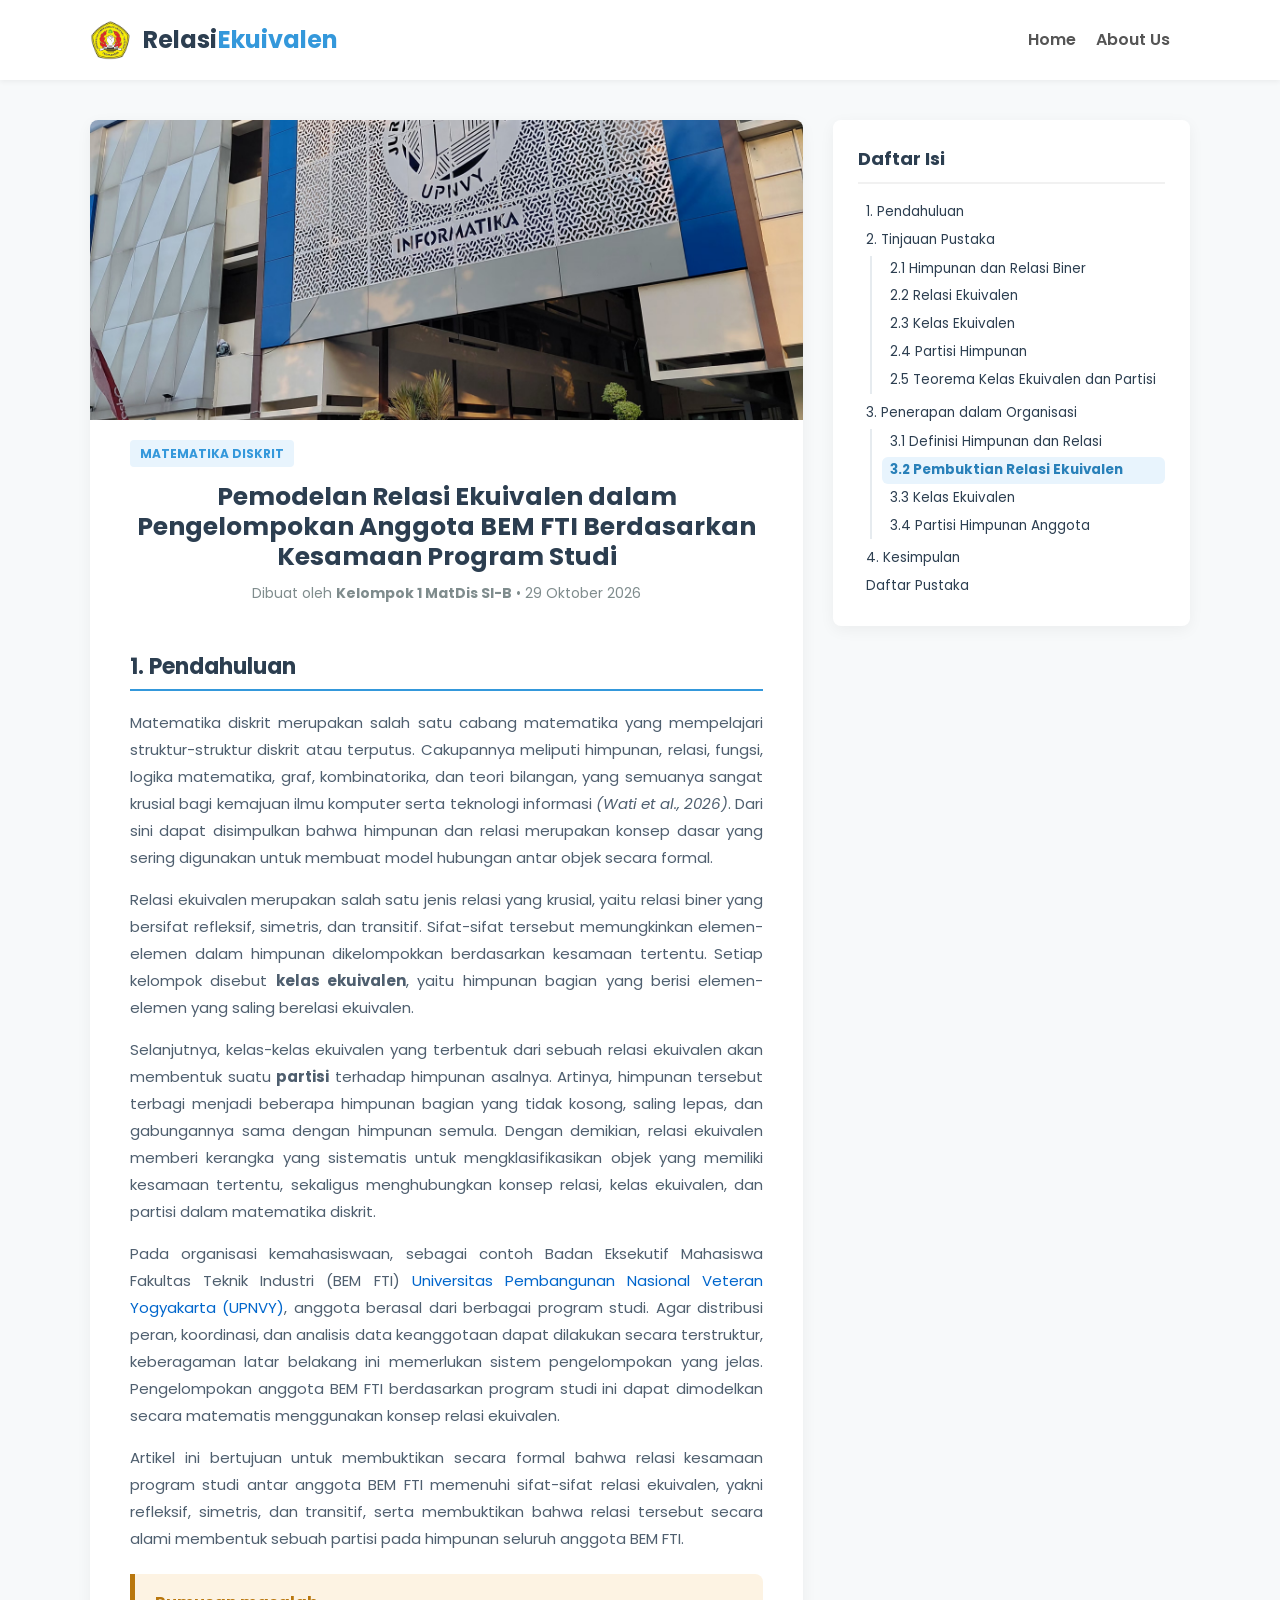
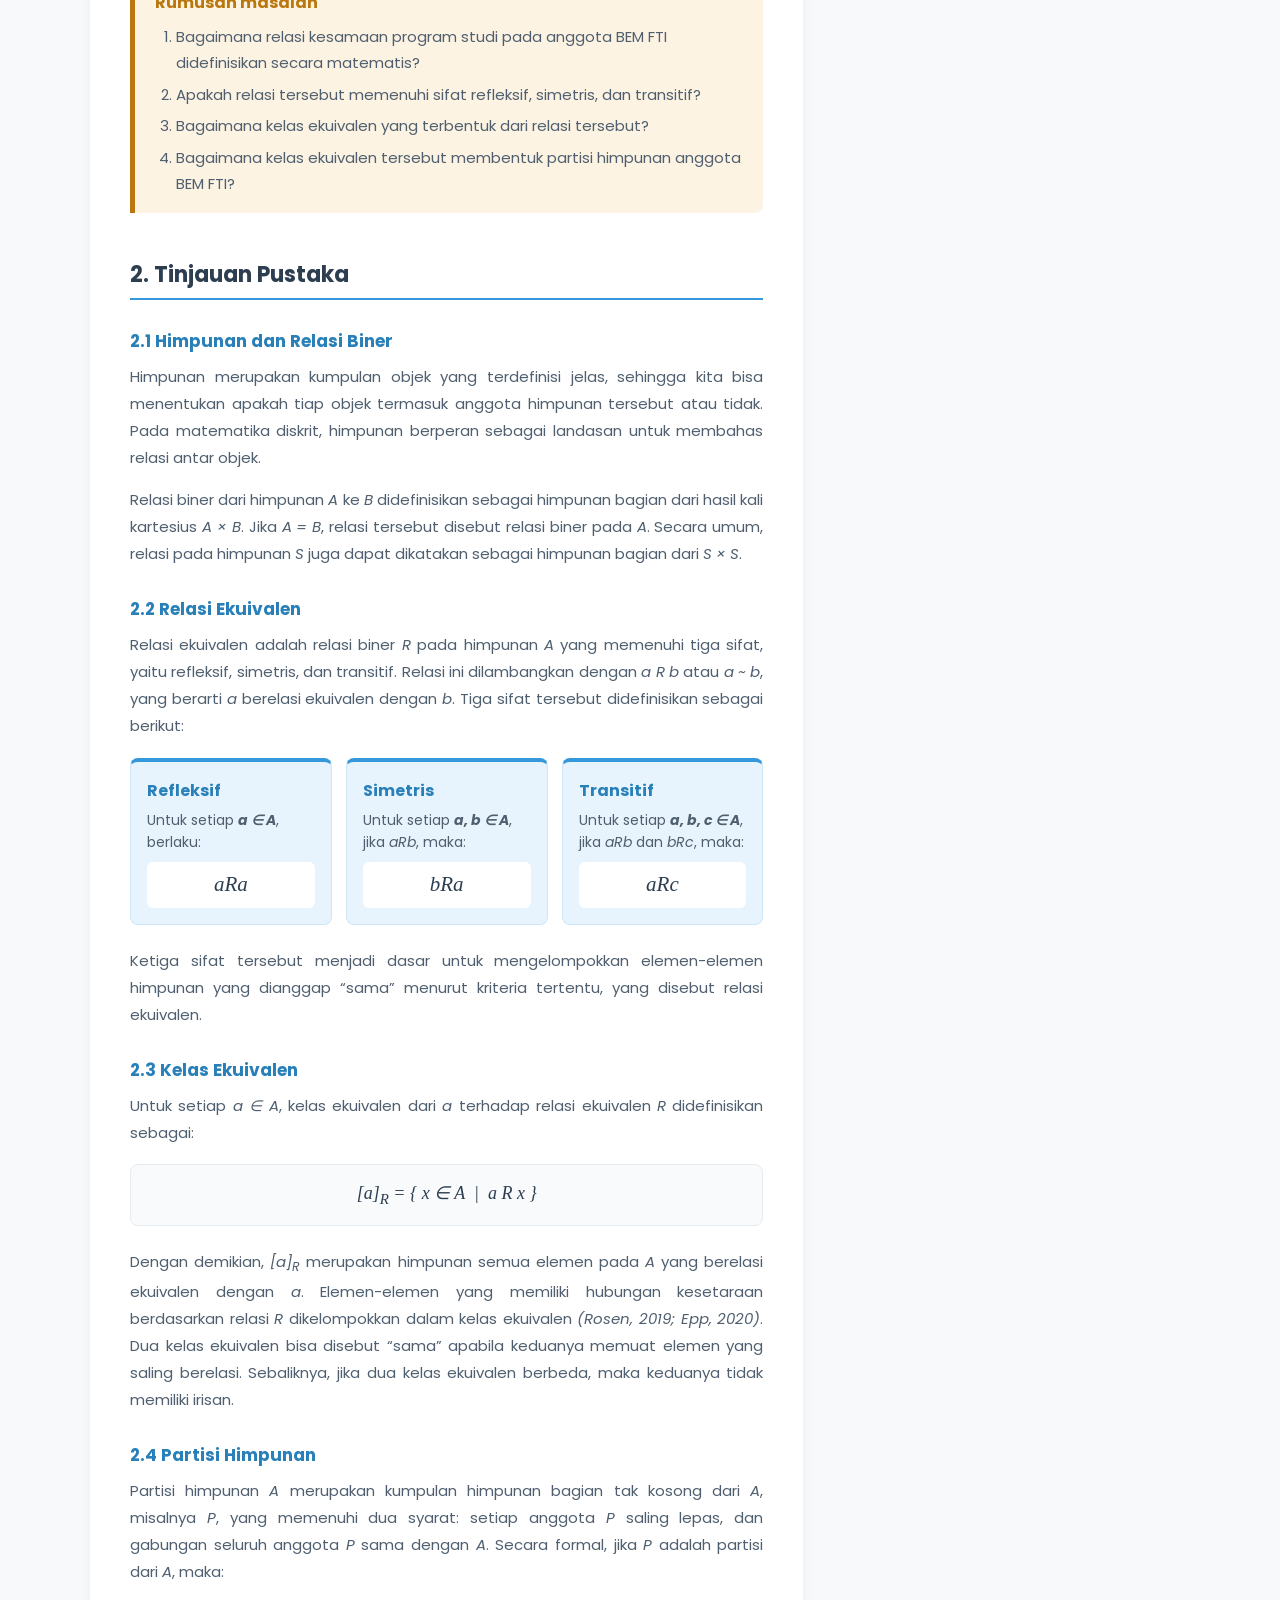
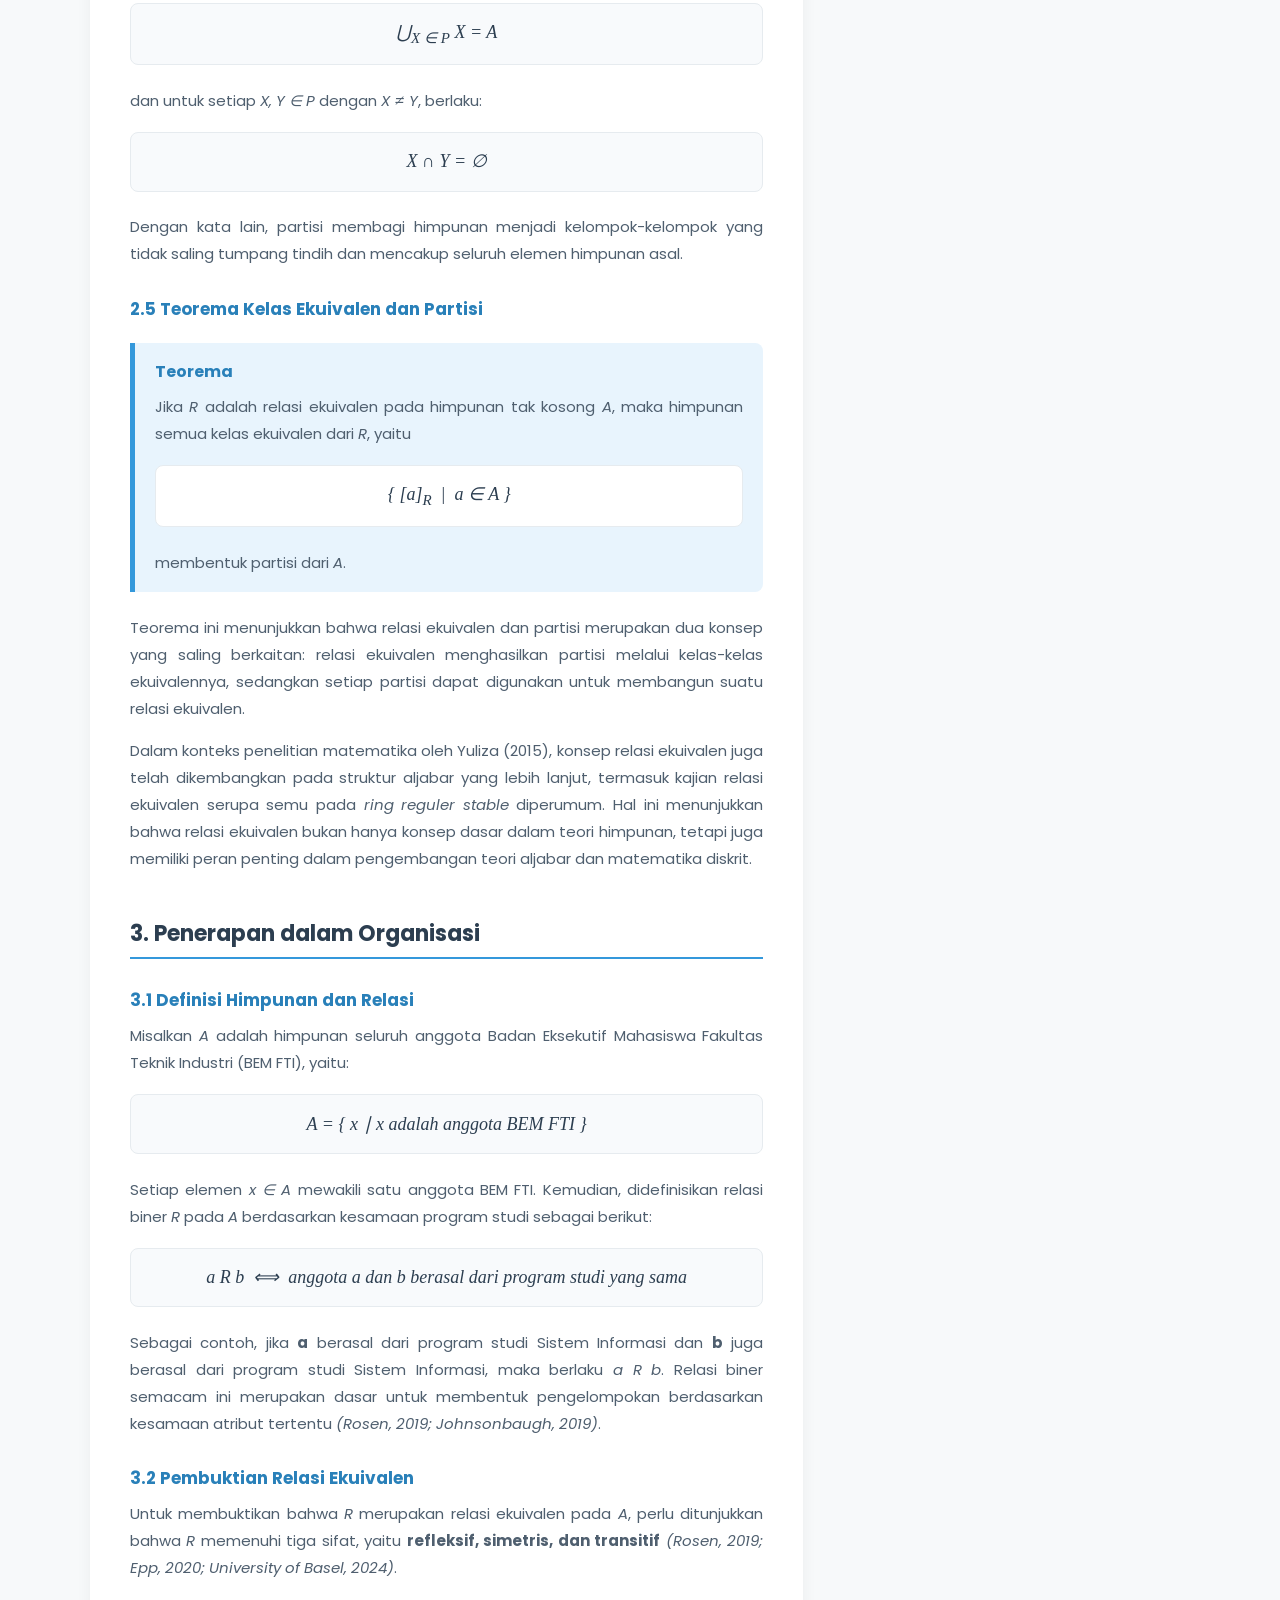
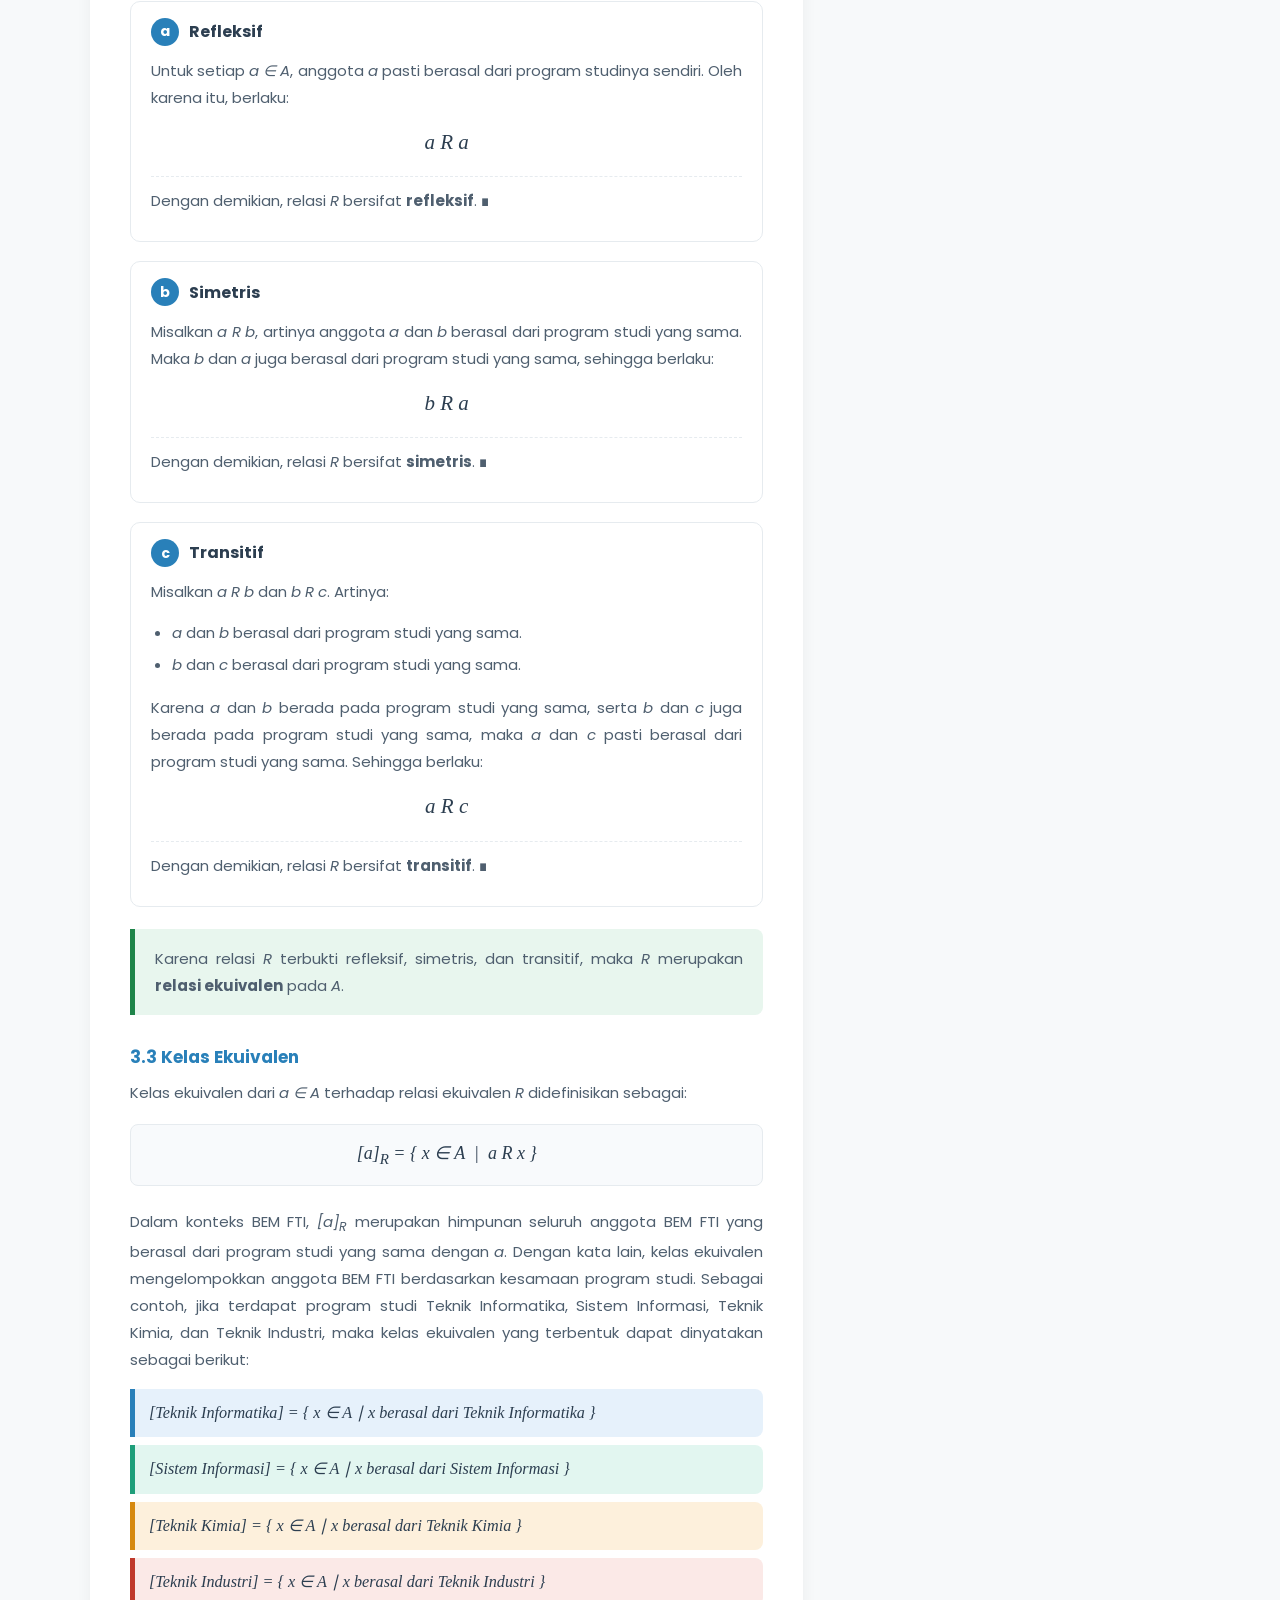
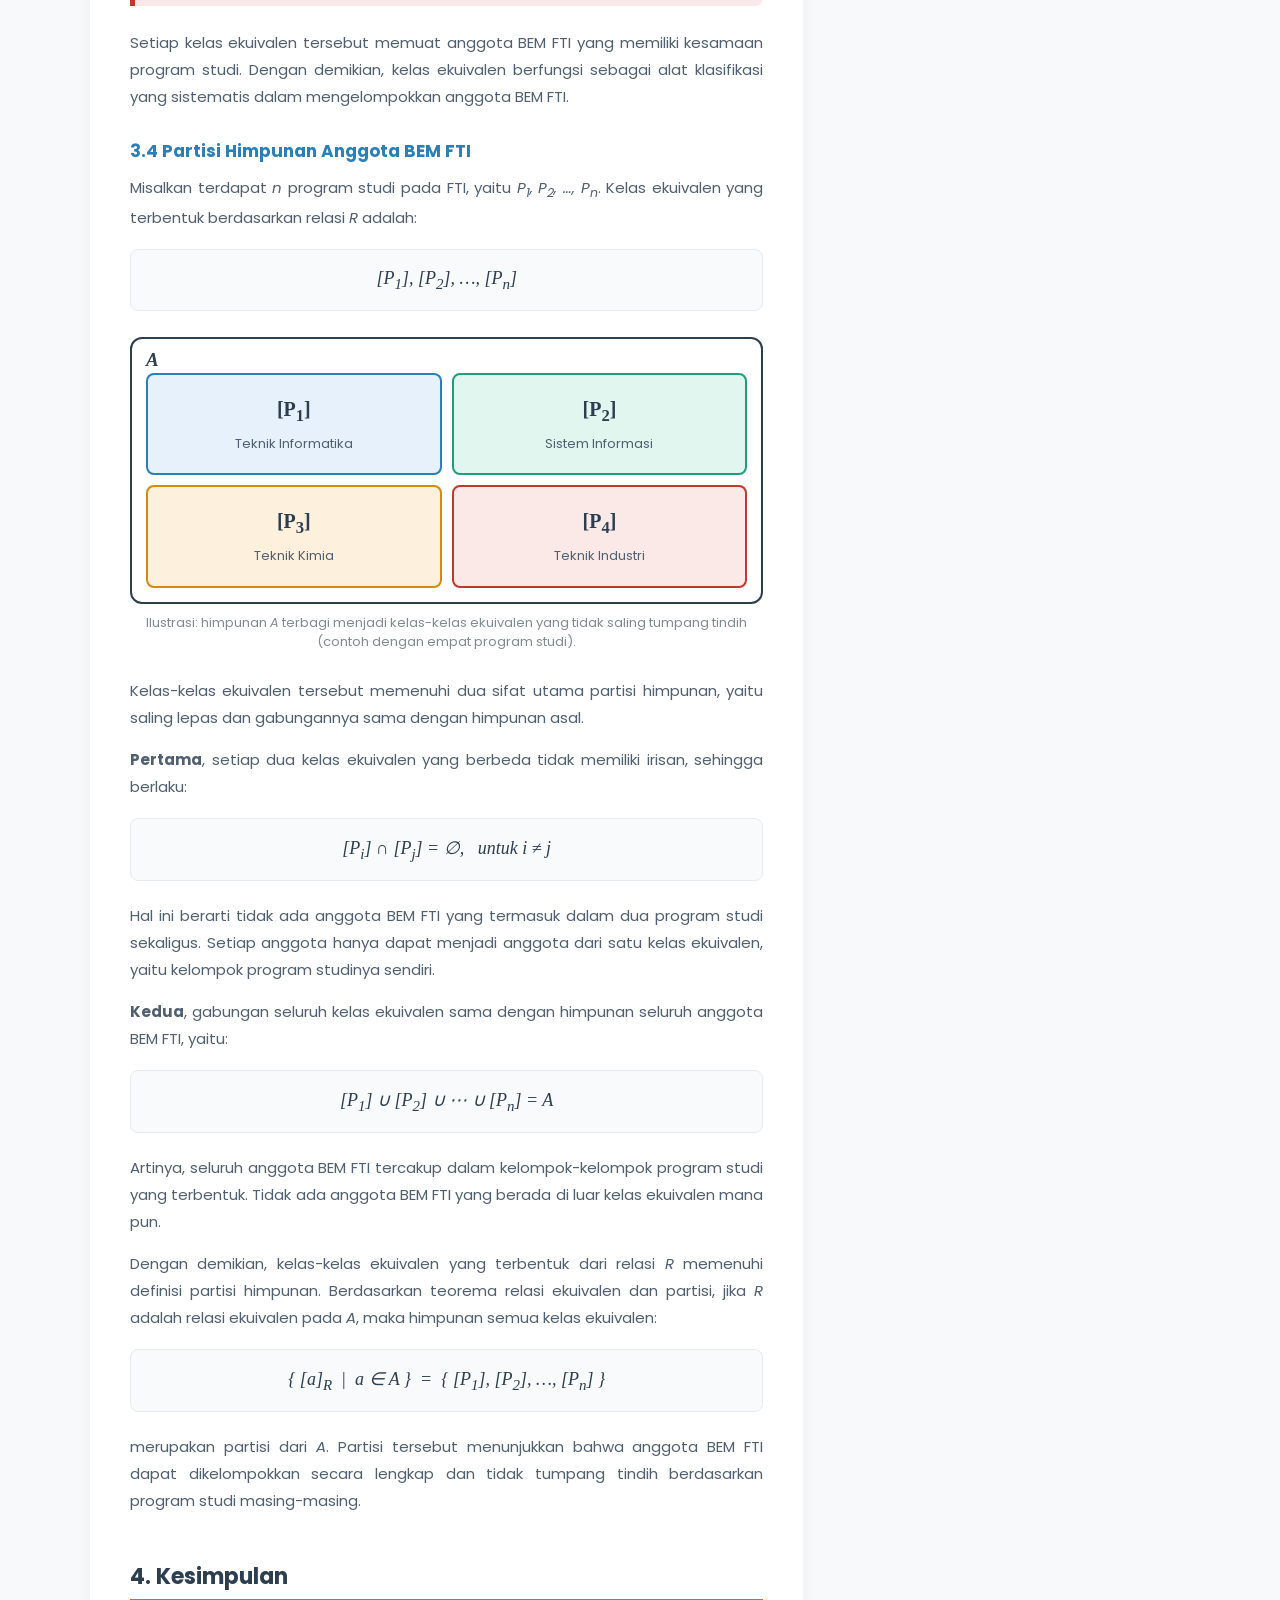
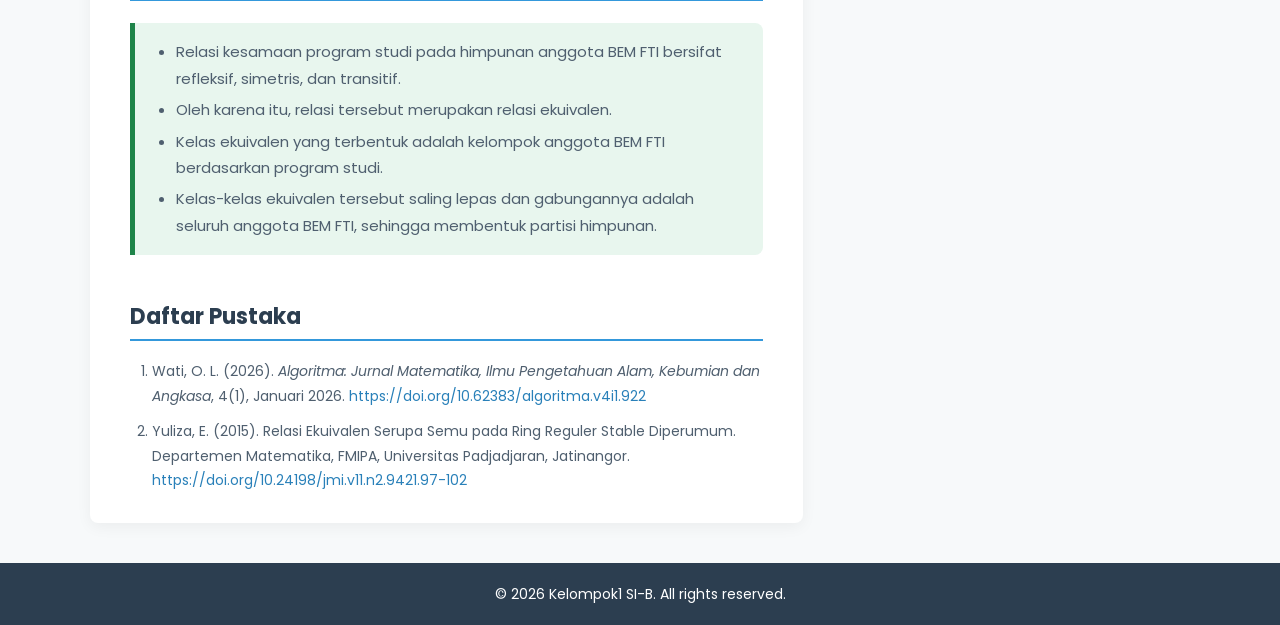
<file: index.html>
<!DOCTYPE html>
<html lang="id">
<head>
    <meta charset="UTF-8">
    <meta name="viewport" content="width=device-width, initial-scale=1.0">
    <title>Artikel Relasi Ekuivalen Matematika Diskrit</title>
    <link rel="icon" type="image/png" href="img/logo_upn.png">
    <link rel="stylesheet" href="style.css">
    <!-- Tambahan tampilan khusus artikel (dimuat setelah style.css) -->
    <link rel="stylesheet" href="extra.css">
    
    <link rel="preconnect" href="https://fonts.googleapis.com">
    <link rel="preconnect" href="https://fonts.gstatic.com" crossorigin>
    <link href="https://fonts.googleapis.com/css2?family=Poppins:wght@400;500;600;700&display=swap" rel="stylesheet">

</head>
<body>

    <!-- Progress baca -->
    <div class="read-progress" id="readProgress" aria-hidden="true"></div>

    <!-- Header & Navigasi -->
    <header>
        <div class="container navbar">
            <div class="logo-wrapper">
                <img src="img/logo_upn.png" alt="Logo" class="logo-img">
                <div class="logo">Relasi <span>Ekuivalen</span></div>
            </div>

            <nav>
                <ul>
                    <li><a href="index.html" class="active">Home</a></li>
                    <li><a href="about.html">About Us</a></li>
                </ul>
            </nav>
        </div>
    </header>

    <!-- Main Content Area -->
    <main class="container main-layout">

        <!-- Kolom Artikel Utama -->
        <section class="content">
            <article class="card">
                <img src="img/gedung.jpg" class="card-img" alt="Gedung UPN">
                <div class="card-body article-body">
                    <span class="category">Matematika Diskrit</span>
                    <h1 class="article-title">Pemodelan Relasi Ekuivalen dalam Pengelompokan Anggota BEM FTI Berdasarkan Kesamaan Program Studi</h1>
                    <div class="meta">Dibuat oleh <strong>Kelompok 1 MatDis SI-B</strong> • 29 Oktober 2026</div>

                    <!-- ===== 1. PENDAHULUAN ===== -->
                    <h2 id="pendahuluan">1. Pendahuluan</h2>
                    <p>Matematika diskrit merupakan salah satu cabang matematika yang mempelajari struktur-struktur diskrit atau terputus. Cakupannya meliputi himpunan, relasi, fungsi, logika matematika, graf, kombinatorika, dan teori bilangan, yang semuanya sangat krusial bagi kemajuan ilmu komputer serta teknologi informasi <i>(Wati et al., 2026)</i>. Dari sini dapat disimpulkan bahwa himpunan dan relasi merupakan konsep dasar yang sering digunakan untuk membuat model hubungan antar objek secara formal.</p>

                    <p>Relasi ekuivalen merupakan salah satu jenis relasi yang krusial, yaitu relasi biner yang bersifat refleksif, simetris, dan transitif. Sifat-sifat tersebut memungkinkan elemen-elemen dalam himpunan dikelompokkan berdasarkan kesamaan tertentu. Setiap kelompok disebut <b>kelas ekuivalen</b>, yaitu himpunan bagian yang berisi elemen-elemen yang saling berelasi ekuivalen.</p>

                    <p>Selanjutnya, kelas-kelas ekuivalen yang terbentuk dari sebuah relasi ekuivalen akan membentuk suatu <b>partisi</b> terhadap himpunan asalnya. Artinya, himpunan tersebut terbagi menjadi beberapa himpunan bagian yang tidak kosong, saling lepas, dan gabungannya sama dengan himpunan semula. Dengan demikian, relasi ekuivalen memberi kerangka yang sistematis untuk mengklasifikasikan objek yang memiliki kesamaan tertentu, sekaligus menghubungkan konsep relasi, kelas ekuivalen, dan partisi dalam matematika diskrit.</p>

                    <p>Pada organisasi kemahasiswaan, sebagai contoh Badan Eksekutif Mahasiswa Fakultas Teknik Industri (BEM FTI)   <a href="https://upnyk.ac.id">Universitas Pembangunan Nasional Veteran Yogyakarta (UPNVY)</a>, anggota berasal dari berbagai program studi. Agar distribusi peran, koordinasi, dan analisis data keanggotaan dapat dilakukan secara terstruktur, keberagaman latar belakang ini memerlukan sistem pengelompokan yang jelas. Pengelompokan anggota BEM FTI berdasarkan program studi ini dapat dimodelkan secara matematis menggunakan konsep relasi ekuivalen.</p>

                    <p>Artikel ini bertujuan untuk membuktikan secara formal bahwa relasi kesamaan program studi antar anggota BEM FTI memenuhi sifat-sifat relasi ekuivalen, yakni refleksif, simetris, dan transitif, serta membuktikan bahwa relasi tersebut secara alami membentuk sebuah partisi pada himpunan seluruh anggota BEM FTI.</p>

                    <div class="callout callout-question">
                        <div class="callout-title">Rumusan masalah</div>
                        <ol>
                            <li>Bagaimana relasi kesamaan program studi pada anggota BEM FTI didefinisikan secara matematis?</li>
                            <li>Apakah relasi tersebut memenuhi sifat refleksif, simetris, dan transitif?</li>
                            <li>Bagaimana kelas ekuivalen yang terbentuk dari relasi tersebut?</li>
                            <li>Bagaimana kelas ekuivalen tersebut membentuk partisi himpunan anggota BEM FTI?</li>
                        </ol>
                    </div>

                    <!-- ===== 2. TINJAUAN PUSTAKA ===== -->
                    <h2 id="tinjauan-pustaka">2. Tinjauan Pustaka</h2>

                    <h3 id="himpunan-relasi">2.1 Himpunan dan Relasi Biner</h3>
                    <p>Himpunan merupakan kumpulan objek yang terdefinisi jelas, sehingga kita bisa menentukan apakah tiap objek termasuk anggota himpunan tersebut atau tidak. Pada matematika diskrit, himpunan berperan sebagai landasan untuk membahas relasi antar objek.</p>
                    <p>Relasi biner dari himpunan <i>A</i> ke <i>B</i> didefinisikan sebagai himpunan bagian dari hasil kali kartesius <i>A × B</i>. Jika <i>A = B</i>, relasi tersebut disebut relasi biner pada <i>A</i>. Secara umum, relasi pada himpunan <i>S</i> juga dapat dikatakan sebagai himpunan bagian dari <i>S × S</i>.</p>

                    <h3 id="relasi-ekuivalen">2.2 Relasi Ekuivalen</h3>
                    <p>Relasi ekuivalen adalah relasi biner <i>R</i> pada himpunan <i>A</i> yang memenuhi tiga sifat, yaitu refleksif, simetris, dan transitif. Relasi ini dilambangkan dengan <i>a R b</i> atau <i>a ~ b</i>, yang berarti <i>a</i> berelasi ekuivalen dengan <i>b</i>. Tiga sifat tersebut didefinisikan sebagai berikut:</p>

                    <div class="property-grid">
                        <div class="property-card">
                            <h4>Refleksif</h4>
                            <p>Untuk setiap <i><b>a ∈ A</b></i>, berlaku:</p>
                            <div class="math">aRa</div>
                        </div>
                        <div class="property-card">
                            <h4>Simetris</h4>
                            <p>Untuk setiap <i><b>a, b ∈ A</b></i>, jika <i>aRb</i>, maka:</p>
                            <div class="math">bRa</div>
                        </div>
                        <div class="property-card">
                            <h4>Transitif</h4>
                            <p>Untuk setiap <i><b>a, b, c ∈ A</b></i>, jika <i>aRb</i> dan <i>bRc</i>, maka:</p>
                            <div class="math">aRc</div>
                        </div>
                    </div>

                    <p>Ketiga sifat tersebut menjadi dasar untuk mengelompokkan elemen-elemen himpunan yang dianggap “sama” menurut kriteria tertentu, yang disebut relasi ekuivalen.</p>

                    <h3 id="kelas-ekuivalen-teori">2.3 Kelas Ekuivalen</h3>
                    <p>Untuk setiap <i>a ∈ A</i>, kelas ekuivalen dari <i>a</i> terhadap relasi ekuivalen <i>R</i> didefinisikan sebagai:</p>
                    <div class="math math-block">[a]<sub>R</sub> = { x ∈ A &nbsp;|&nbsp; a R x }</div>
                    <p>Dengan demikian, <i>[a]<sub>R</sub></i> merupakan himpunan semua elemen pada <i>A</i> yang berelasi ekuivalen dengan <i>a</i>. Elemen-elemen yang memiliki hubungan kesetaraan berdasarkan relasi <i>R</i> dikelompokkan dalam kelas ekuivalen <i>(Rosen, 2019; Epp, 2020)</i>. Dua kelas ekuivalen bisa disebut “sama” apabila keduanya memuat elemen yang saling berelasi. Sebaliknya, jika dua kelas ekuivalen berbeda, maka keduanya tidak memiliki irisan.</p>

                    <h3 id="partisi-teori">2.4 Partisi Himpunan</h3>
                    <p>Partisi himpunan <i>A</i> merupakan kumpulan himpunan bagian tak kosong dari <i>A</i>, misalnya <i>P</i>, yang memenuhi dua syarat: setiap anggota <i>P</i> saling lepas, dan gabungan seluruh anggota <i>P</i> sama dengan <i>A</i>. Secara formal, jika <i>P</i> adalah partisi dari <i>A</i>, maka:</p>
                    <div class="math math-block">⋃<sub>X ∈ P</sub> X = A</div>
                    <p>dan untuk setiap <i>X, Y ∈ P</i> dengan <i>X ≠ Y</i>, berlaku:</p>
                    <div class="math math-block">X ∩ Y = ∅</div>
                    <p>Dengan kata lain, partisi membagi himpunan menjadi kelompok-kelompok yang tidak saling tumpang tindih dan mencakup seluruh elemen himpunan asal.</p>

                    <h3 id="teorema">2.5 Teorema Kelas Ekuivalen dan Partisi</h3>
                    <div class="callout callout-theorem">
                        <div class="callout-title">Teorema</div>
                        <p>Jika <i>R</i> adalah relasi ekuivalen pada himpunan tak kosong <i>A</i>, maka himpunan semua kelas ekuivalen dari <i>R</i>, yaitu</p>
                        <div class="math math-block">{ [a]<sub>R</sub> &nbsp;|&nbsp; a ∈ A }</div>
                        <p>membentuk partisi dari <i>A</i>.</p>
                    </div>
                    <p>Teorema ini menunjukkan bahwa relasi ekuivalen dan partisi merupakan dua konsep yang saling berkaitan: relasi ekuivalen menghasilkan partisi melalui kelas-kelas ekuivalennya, sedangkan setiap partisi dapat digunakan untuk membangun suatu relasi ekuivalen.</p>
                    <p>Dalam konteks penelitian matematika oleh Yuliza (2015), konsep relasi ekuivalen juga telah dikembangkan pada struktur aljabar yang lebih lanjut, termasuk kajian relasi ekuivalen serupa semu pada <i>ring reguler stable</i> diperumum. Hal ini menunjukkan bahwa relasi ekuivalen bukan hanya konsep dasar dalam teori himpunan, tetapi juga memiliki peran penting dalam pengembangan teori aljabar dan matematika diskrit.</p>

                    <!-- ===== 3. PENERAPAN ===== -->
                    <h2 id="penerapan">3. Penerapan dalam Organisasi</h2>

                    <h3 id="definisi">3.1 Definisi Himpunan dan Relasi</h3>
                    <p>Misalkan <i>A</i> adalah himpunan seluruh anggota Badan Eksekutif Mahasiswa Fakultas Teknik Industri (BEM FTI), yaitu:</p>
                    <div class="math math-block">A = { x ∣ x adalah anggota BEM FTI }</div>
                    <p>Setiap elemen <i>x ∈ A</i> mewakili satu anggota BEM FTI. Kemudian, didefinisikan relasi biner <i>R</i> pada <i>A</i> berdasarkan kesamaan program studi sebagai berikut:</p>
                    <div class="math math-block">a R b &nbsp;⟺&nbsp; anggota a dan b berasal dari program studi yang sama</div>
                    <p>Sebagai contoh, jika <b>a</b> berasal dari program studi Sistem Informasi dan <b>b</b> juga berasal dari program studi Sistem Informasi, maka berlaku <i>a R b</i>. Relasi biner semacam ini merupakan dasar untuk membentuk pengelompokan berdasarkan kesamaan atribut tertentu <i>(Rosen, 2019; Johnsonbaugh, 2019)</i>.</p>

                    <h3 id="pembuktian">3.2 Pembuktian Relasi Ekuivalen</h3>
                    <p>Untuk membuktikan bahwa <i>R</i> merupakan relasi ekuivalen pada <i>A</i>, perlu ditunjukkan bahwa <i>R</i> memenuhi tiga sifat, yaitu <b>refleksif, simetris, dan transitif</b> <i>(Rosen, 2019; Epp, 2020; University of Basel, 2024)</i>.</p>

                    <div class="proof">
                        <div class="proof-head"><span class="proof-tag">a</span> Refleksif</div>
                        <p>Untuk setiap <i>a ∈ A</i>, anggota <i>a</i> pasti berasal dari program studinya sendiri. Oleh karena itu, berlaku:</p>
                        <div class="math">a R a</div>
                        <p class="proof-end">Dengan demikian, relasi <i>R</i> bersifat <b>refleksif</b>.</p>
                    </div>

                    <div class="proof">
                        <div class="proof-head"><span class="proof-tag">b</span> Simetris</div>
                        <p>Misalkan <i>a R b</i>, artinya anggota <i>a</i> dan <i>b</i> berasal dari program studi yang sama. Maka <i>b</i> dan <i>a</i> juga berasal dari program studi yang sama, sehingga berlaku:</p>
                        <div class="math">b R a</div>
                        <p class="proof-end">Dengan demikian, relasi <i>R</i> bersifat <b>simetris</b>.</p>
                    </div>

                    <div class="proof">
                        <div class="proof-head"><span class="proof-tag">c</span> Transitif</div>
                        <p>Misalkan <i>a R b</i> dan <i>b R c</i>. Artinya:</p>
                        <ul>
                            <li><i>a</i> dan <i>b</i> berasal dari program studi yang sama.</li>
                            <li><i>b</i> dan <i>c</i> berasal dari program studi yang sama.</li>
                        </ul>
                        <p>Karena <i>a</i> dan <i>b</i> berada pada program studi yang sama, serta <i>b</i> dan <i>c</i> juga berada pada program studi yang sama, maka <i>a</i> dan <i>c</i> pasti berasal dari program studi yang sama. Sehingga berlaku:</p>
                        <div class="math">a R c</div>
                        <p class="proof-end">Dengan demikian, relasi <i>R</i> bersifat <b>transitif</b>.</p>
                    </div>

                    <div class="callout callout-result">
                        <p>Karena relasi <i>R</i> terbukti refleksif, simetris, dan transitif, maka <i>R</i> merupakan <b>relasi ekuivalen</b> pada <i>A</i>.</p>
                    </div>

                    <h3 id="kelas-ekuivalen">3.3 Kelas Ekuivalen</h3>
                    <p>Kelas ekuivalen dari <i>a ∈ A</i> terhadap relasi ekuivalen <i>R</i> didefinisikan sebagai:</p>
                    <div class="math math-block">[a]<sub>R</sub> = { x ∈ A &nbsp;|&nbsp; a R x }</div>
                    <p>Dalam konteks BEM FTI, <i>[a]<sub>R</sub></i> merupakan himpunan seluruh anggota BEM FTI yang berasal dari program studi yang sama dengan <i>a</i>. Dengan kata lain, kelas ekuivalen mengelompokkan anggota BEM FTI berdasarkan kesamaan program studi. Sebagai contoh, jika terdapat program studi Teknik Informatika, Sistem Informasi, Teknik Kimia, dan Teknik Industri, maka kelas ekuivalen yang terbentuk dapat dinyatakan sebagai berikut:</p>

                    <ul class="class-list">
                        <li class="c1"><span class="math">[Teknik Informatika] = { x ∈ A ∣ x berasal dari Teknik Informatika }</span></li>
                        <li class="c2"><span class="math">[Sistem Informasi] = { x ∈ A ∣ x berasal dari Sistem Informasi }</span></li>
                        <li class="c3"><span class="math">[Teknik Kimia] = { x ∈ A ∣ x berasal dari Teknik Kimia }</span></li>
                        <li class="c4"><span class="math">[Teknik Industri] = { x ∈ A ∣ x berasal dari Teknik Industri }</span></li>
                    </ul>

                    <p>Setiap kelas ekuivalen tersebut memuat anggota BEM FTI yang memiliki kesamaan program studi. Dengan demikian, kelas ekuivalen berfungsi sebagai alat klasifikasi yang sistematis dalam mengelompokkan anggota BEM FTI.</p>

                    <h3 id="partisi">3.4 Partisi Himpunan Anggota BEM FTI</h3>
                    <p>Misalkan terdapat <i>n</i> program studi pada FTI, yaitu <i>P<sub>1</sub>, P<sub>2</sub>, …, P<sub>n</sub></i>. Kelas ekuivalen yang terbentuk berdasarkan relasi <i>R</i> adalah:</p>
                    <div class="math math-block">[P<sub>1</sub>], [P<sub>2</sub>], …, [P<sub>n</sub>]</div>

                    <figure class="partition-fig">
                        <div class="partition-box" role="img" aria-label="Himpunan A terbagi menjadi empat kelas ekuivalen berdasarkan program studi">
                            <span class="partition-label">A</span>
                            <div class="partition-grid">
                                <div class="part c1"><b>[P<sub>1</sub>]</b><small>Teknik Informatika</small></div>
                                <div class="part c2"><b>[P<sub>2</sub>]</b><small>Sistem Informasi</small></div>
                                <div class="part c3"><b>[P<sub>3</sub>]</b><small>Teknik Kimia</small></div>
                                <div class="part c4"><b>[P<sub>4</sub>]</b><small>Teknik Industri</small></div>
                            </div>
                        </div>
                        <figcaption>Ilustrasi: himpunan <i>A</i> terbagi menjadi kelas-kelas ekuivalen yang tidak saling tumpang tindih (contoh dengan empat program studi).</figcaption>
                    </figure>

                    <p>Kelas-kelas ekuivalen tersebut memenuhi dua sifat utama partisi himpunan, yaitu saling lepas dan gabungannya sama dengan himpunan asal.</p>

                    <p><b>Pertama</b>, setiap dua kelas ekuivalen yang berbeda tidak memiliki irisan, sehingga berlaku:</p>
                    <div class="math math-block">[P<sub>i</sub>] ∩ [P<sub>j</sub>] = ∅, &nbsp; untuk i ≠ j</div>
                    <p>Hal ini berarti tidak ada anggota BEM FTI yang termasuk dalam dua program studi sekaligus. Setiap anggota hanya dapat menjadi anggota dari satu kelas ekuivalen, yaitu kelompok program studinya sendiri.</p>

                    <p><b>Kedua</b>, gabungan seluruh kelas ekuivalen sama dengan himpunan seluruh anggota BEM FTI, yaitu:</p>
                    <div class="math math-block">[P<sub>1</sub>] ∪ [P<sub>2</sub>] ∪ ⋯ ∪ [P<sub>n</sub>] = A</div>
                    <p>Artinya, seluruh anggota BEM FTI tercakup dalam kelompok-kelompok program studi yang terbentuk. Tidak ada anggota BEM FTI yang berada di luar kelas ekuivalen mana pun.</p>

                    <p>Dengan demikian, kelas-kelas ekuivalen yang terbentuk dari relasi <i>R</i> memenuhi definisi partisi himpunan. Berdasarkan teorema relasi ekuivalen dan partisi, jika <i>R</i> adalah relasi ekuivalen pada <i>A</i>, maka himpunan semua kelas ekuivalen:</p>
                    <div class="math math-block">{ [a]<sub>R</sub> &nbsp;|&nbsp; a ∈ A } &nbsp;=&nbsp; { [P<sub>1</sub>], [P<sub>2</sub>], …, [P<sub>n</sub>] }</div>
                    <p>merupakan partisi dari <i>A</i>. Partisi tersebut menunjukkan bahwa anggota BEM FTI dapat dikelompokkan secara lengkap dan tidak tumpang tindih berdasarkan program studi masing-masing.</p>

                    <!-- ===== 4. KESIMPULAN ===== -->
                    <h2 id="kesimpulan">4. Kesimpulan</h2>
                    <div class="callout callout-result">
                        <ul>
                            <li>Relasi kesamaan program studi pada himpunan anggota BEM FTI bersifat refleksif, simetris, dan transitif.</li>
                            <li>Oleh karena itu, relasi tersebut merupakan relasi ekuivalen.</li>
                            <li>Kelas ekuivalen yang terbentuk adalah kelompok anggota BEM FTI berdasarkan program studi.</li>
                            <li>Kelas-kelas ekuivalen tersebut saling lepas dan gabungannya adalah seluruh anggota BEM FTI, sehingga membentuk partisi himpunan.</li>
                        </ul>
                    </div>

                    <!-- ===== DAFTAR PUSTAKA ===== -->
                    <h2 id="daftar-pustaka">Daftar Pustaka</h2>
                    <ol class="references">
                        <li>Wati, O. L. (2026). <i>Algoritma: Jurnal Matematika, Ilmu Pengetahuan Alam, Kebumian dan Angkasa</i>, 4(1), Januari 2026. <a href="https://doi.org/10.62383/algoritma.v4i1.922" target="_blank" rel="noopener">https://doi.org/10.62383/algoritma.v4i1.922</a></li>
                        <li>Yuliza, E. (2015). Relasi Ekuivalen Serupa Semu pada Ring Reguler Stable Diperumum. Departemen Matematika, FMIPA, Universitas Padjadjaran, Jatinangor. <a href="https://doi.org/10.24198/jmi.v11.n2.9421.97-102" target="_blank" rel="noopener">https://doi.org/10.24198/jmi.v11.n2.9421.97-102</a></li>
                    </ol>
                </div>
            </article>
        </section>

        <!-- Sidebar -->
        <aside class="sidebar">
            <div class="widget toc-widget">
                <h3>Daftar Isi</h3>
                <div class="toc-wrap" role="navigation" aria-label="Daftar isi artikel">
                    <ul class="toc" id="toc">
                        <li><a href="#pendahuluan">1. Pendahuluan</a></li>
                        <li><a href="#tinjauan-pustaka">2. Tinjauan Pustaka</a>
                            <ul>
                                <li><a href="#himpunan-relasi">2.1 Himpunan dan Relasi Biner</a></li>
                                <li><a href="#relasi-ekuivalen">2.2 Relasi Ekuivalen</a></li>
                                <li><a href="#kelas-ekuivalen-teori">2.3 Kelas Ekuivalen</a></li>
                                <li><a href="#partisi-teori">2.4 Partisi Himpunan</a></li>
                                <li><a href="#teorema">2.5 Teorema Kelas Ekuivalen dan Partisi</a></li>
                            </ul>
                        </li>
                        <li><a href="#penerapan">3. Penerapan dalam Organisasi</a>
                            <ul>
                                <li><a href="#definisi">3.1 Definisi Himpunan dan Relasi</a></li>
                                <li><a href="#pembuktian">3.2 Pembuktian Relasi Ekuivalen</a></li>
                                <li><a href="#kelas-ekuivalen">3.3 Kelas Ekuivalen</a></li>
                                <li><a href="#partisi">3.4 Partisi Himpunan Anggota</a></li>
                            </ul>
                        </li>
                        <li><a href="#kesimpulan">4. Kesimpulan</a></li>
                        <li><a href="#daftar-pustaka">Daftar Pustaka</a></li>
                    </ul>
                </div>
            </div>

            <!-- <div class="widget">
                <h3>Tentang Kelompok 1</h3>
                <p>Selamat datang di blog kami! Kami adalah mahasiswa semester 1 prodi Sistem Informasi UPNVYK yang membagikan ilmu menarik seputar mata kuliah Matematika Diskrit</p>
            </div> -->
        </aside>

    </main>

    <!-- Tombol kembali ke atas -->
    <button class="to-top" id="toTop" type="button" aria-label="Kembali ke atas">↑</button>

    <!-- Footer -->
    <footer>
        <p>&copy; 2026 Kelompok1 SI-B. All rights reserved.</p>
    </footer>

    <script>
        // Progress bar baca + tombol kembali ke atas
        const bar = document.getElementById('readProgress');
        const toTop = document.getElementById('toTop');
        function onScroll() {
            const h = document.documentElement;
            const max = h.scrollHeight - h.clientHeight;
            const pct = max > 0 ? (h.scrollTop / max) * 100 : 0;
            bar.style.width = pct + '%';
            toTop.classList.toggle('show', h.scrollTop > 600);
        }
        window.addEventListener('scroll', onScroll, { passive: true });
        onScroll();
        toTop.addEventListener('click', () => window.scrollTo({ top: 0, behavior: 'smooth' }));

        // Sorot bagian aktif pada daftar isi
        const links = [...document.querySelectorAll('#toc a')];
        const targets = links.map(a => document.querySelector(a.getAttribute('href')));
        if ('IntersectionObserver' in window) {
            const io = new IntersectionObserver(entries => {
                entries.forEach(e => {
                    if (e.isIntersecting) {
                        const i = targets.indexOf(e.target);
                        links.forEach(l => l.classList.remove('current'));
                        if (i > -1) links[i].classList.add('current');
                    }
                });
            }, { rootMargin: '-15% 0px -75% 0px' });
            targets.forEach(t => t && io.observe(t));
        }
    </script>

</body>
</html>
</file>
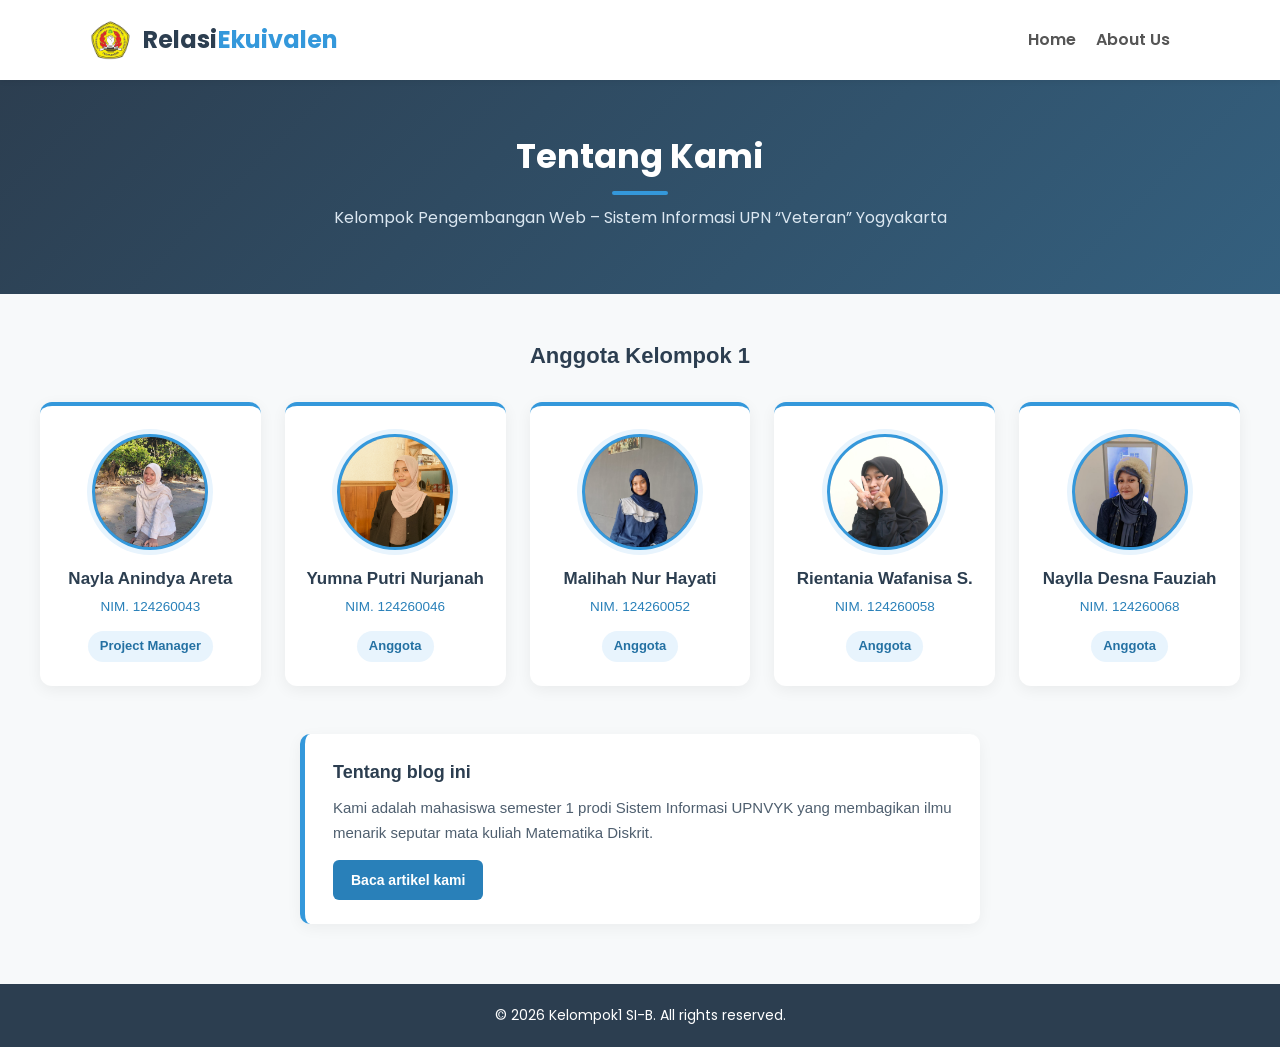
<file: about.html>
<!DOCTYPE html>
<html lang="id">
<head>
    <meta charset="UTF-8">
    <meta name="viewport" content="width=device-width, initial-scale=1.0">
    <title>Tentang Kami | Kelompok 1 SI-B</title>
    <link rel="icon" type="image/png" href="img/logo_upn.png">
    <link rel="stylesheet" href="style.css">
    <!-- Tambahan tampilan khusus halaman About (dimuat setelah style.css) -->
    <link rel="stylesheet" href="about.css">

    <link rel="preconnect" href="https://fonts.googleapis.com">
    <link rel="preconnect" href="https://fonts.gstatic.com" crossorigin>
    <link href="https://fonts.googleapis.com/css2?family=Poppins:wght@400;500;600;700&display=swap" rel="stylesheet">

</head>
<body>
    <header>
        <div class="container navbar">
            <div class="logo-wrapper">
                <img src="img/logo_upn.png" alt="Logo" class="logo-img">
                <div class="logo">Relasi <span>Ekuivalen</span></div>
            </div>

            <nav>
                <ul>
                    <li><a href="index.html" class="active">Home</a></li>
                    <li><a href="about.html">About Us</a></li>
                </ul>
            </nav>
        </div>
    </header>

    <!-- Hero -->
    <section class="about-hero">
        <div class="about-hero-inner">
            <h1>Tentang Kami</h1>
            <p>Kelompok Pengembangan Web &ndash; Sistem Informasi UPN &ldquo;Veteran&rdquo; Yogyakarta</p>
        </div>
    </section>

    <!-- Tim -->
    <section class="about-section">
        <div class="about-container">
            <h2 class="team-heading">Anggota Kelompok 1</h2>

            <div class="team-grid">
                <!-- ANGGOTA 1 -->
                <div class="team-card">
                    <div class="member-img-box" data-initials="NA">
                        <img src="img/areta.jpeg" alt="Foto Nayla Anindya Areta" class="member-img" onerror="this.remove()">
                    </div>
                    <h3 class="member-name">Nayla Anindya Areta</h3>
                    <p class="member-nim">NIM. 124260043</p>
                    <p class="member-role">Project Manager</p>
                </div>

                <!-- ANGGOTA 2 -->
                <div class="team-card">
                    <div class="member-img-box" data-initials="YP">
                        <img src="img/yumna.jpg" alt="Foto Yumna Putri Nurjanah" class="member-img" onerror="this.remove()">
                    </div>
                    <h3 class="member-name">Yumna Putri Nurjanah</h3>
                    <p class="member-nim">NIM. 124260046</p>
                    <p class="member-role">Anggota</p>
                </div>

                <!-- ANGGOTA 3 -->
                <div class="team-card">
                    <div class="member-img-box" data-initials="MN">
                        <img src="img/malihah.jpeg" alt="Foto Malihah Nur Hayati" class="member-img" onerror="this.remove()">
                    </div>
                    <h3 class="member-name">Malihah Nur Hayati</h3>
                    <p class="member-nim">NIM. 124260052</p>
                    <p class="member-role">Anggota</p>
                </div>

                <!-- ANGGOTA 4 -->
                <div class="team-card">
                    <div class="member-img-box" data-initials="RW">
                        <img src="img/rien.jpg" alt="Foto Rientania Wafanisa S." class="member-img" onerror="this.remove()">
                    </div>
                    <h3 class="member-name">Rientania Wafanisa S.</h3>
                    <p class="member-nim">NIM. 124260058</p>
                    <p class="member-role">Anggota</p>
                </div>

                <!-- ANGGOTA 5 -->
                <div class="team-card">
                    <div class="member-img-box" data-initials="ND">
                        <img src="img/Nanay.jpeg" alt="Foto Naylla Desna Fauziah" class="member-img" onerror="this.remove()">
                    </div>
                    <h3 class="member-name">Naylla Desna Fauziah</h3>
                    <p class="member-nim">NIM. 124260068</p>
                    <p class="member-role">Anggota</p>
                </div>
            </div>

            <!-- Tentang proyek -->
            <div class="about-note">
                <h3>Tentang blog ini</h3>
                <p>Kami adalah mahasiswa semester 1 prodi Sistem Informasi UPNVYK yang membagikan ilmu menarik seputar mata kuliah Matematika Diskrit.</p>
                <a class="about-note-link" href="index.html">Baca artikel kami</a>
            </div>
        </div>
    </section>

    <footer>
        <p>&copy; 2026 Kelompok1 SI-B. All rights reserved.</p>
    </footer>

</body>
</html>
</file>
<file: style.css>
/* --- Reset & Base Styles --- */
* {
    margin: 0;
    padding: 0;
    box-sizing: border-box;
}

body {
    font-family: 'Poppins', 'Segoe UI', Tahoma, Geneva, Verdana, sans-serif;
    line-height: 1.6;
    color: #333;
    background-color: #f7f9fa;
}

.container {
    width: 90%;
    max-width: 1100px;
    margin: 0 auto;
}

a {
    text-decoration: none;
    color: #2c3e50;
    transition: color 0.3s;
}

a:hover {
    color: #3498db;
}

/* --- Header & Nav --- */
header {
    background: #ffffff;
    box-shadow: 0 2px 5px rgba(0,0,0,0.05);
    position: sticky;
    top: 0;
    z-index: 100;
}

.navbar {
    display: flex;
    justify-content: space-between;
    align-items: center;
    padding: 20px 0;
}

.logo-wrapper {
    display: flex;
    align-items: center;
    gap: 12px; /* 👈 ATUR JARAK DI SINI: ubah angkanya untuk menjauhkan/merapatkan */
}

.logo-img {
    height: 40px; /* Sesuaikan tinggi ini dengan ukuran navbar Anda */
    width: auto;  /* Biar lebar gambar proporsional otomatis */
    object-fit: contain;
}
.logo {
    font-size: 24px;
    font-weight: 700;
    color: #2c3e50;
    display: flex;
    align-items: left;
    gap: 1px; 
}

.logo span {
    color: #3498db;
}

nav ul {
    display: flex;
    list-style: none;
    margin-right: 20px;
}

nav ul li {
    margin-left: 20px;
}

nav ul li a {
    font-weight: 600;
    color: #555;
    padding: 5px 0;
}

/* nav ul li a.active, nav ul li a:hover {
    color: #3498db;
    border-bottom: 2px solid #3498db;
} */

/* --- Layout Main Grid --- */
.main-layout {
    display: grid;
    grid-template-columns: 2fr 1fr;
    gap: 30px;
    margin-top: 40px;
    margin-bottom: 40px;
}

/* --- Article Content --- */
.card {
    background: #fff;
    border-radius: 8px;
    overflow: hidden;
    padding: 20px;
    box-shadow: 0 4px 15px rgba(0,0,0,0.05);
}

.card-img {
    width: calc(100% + 40px); /* Melebarkan gambar melewati padding kiri-kanan kartu (20px + 20px) */
    margin-left: -20px;       /* Menarik gambar ke ujung kiri kartu */
    margin-right: -20px;      /* Menarik gambar ke ujung kanan kartu */
    margin-top: -20px;        /* Menarik gambar ke ujung atas kartu */
    
    height: 300px;            /* Mempertahankan tinggi gambar sesuai keinginan Anda */
    object-fit: cover;        /* Memastikan gambar proporsional dan tidak gepeng saat ditarik penuh */
    display: block;
}

.card-body {
    /* padding: 30px; */
    margin-top: 20px;
}

.category {
    display: inline-block;
    background: #e8f4fd;
    color: #3498db;
    padding: 4px 10px;
    border-radius: 4px;
    font-size: 12px;
    font-weight: bold;
    text-transform: uppercase;
    margin-bottom: 15px;
}

.article-title {
    font-size: 25px;
    margin-bottom: 10px;
    color: #2c3e50;
    line-height: 1.2;
    text-align: center;
}

.meta {
    font-size: 14px;
    color: #7f8c8d;
    margin-bottom: 20px;
    text-align: center;
}

.card-body p {
    margin-bottom: 15px;
    margin-left: 20px;
    margin-right: 20px;
    font-size: 15px;
    color: #4f5f6f;
    text-align: justify;
}

.card-body h4 {
    margin-bottom: 8px;
    margin-left: 20px;
    margin-right: 20px;
    font-size: 15px;
    color: #4f5f6f;
    text-align: justify;
}

blockquote {
    border-left: 4px solid #3498db;
    padding-left: 20px;
    margin: 20px 0;
    font-style: italic;
    color: #555;
    font-size: 18px;
}

/* Style Section About Us */
.about-section {
    padding: 60px 20px;
    background-color: #f9f9f9;
    font-family: 'Segoe UI', Tahoma, Geneva, Verdana, sans-serif;
}

.about-container {
    max-width: 1200px;
    margin: 0 auto;
    text-align: center;
}

.about-title {
    font-size: 32px;
    color: #333;
    margin-bottom: 10px;
    position: relative;
}

/* Garis bawah dekoratif pada judul */
.about-title::after {
    content: '';
    display: block;
    width: 50px;
    height: 4px;
    background-color: #0066cc; /* Sesuaikan dengan warna utama SisfoUPNYK */
    margin: 8px auto 0 auto;
    border-radius: 2px;
}

.about-subtitle {
    font-size: 16px;
    color: #666;
    margin-bottom: 50px;
}

/* Grid Layout untuk Kartu Anggota */
.team-grid {
    display: flex;
    flex-wrap: wrap;
    justify-content: center;
    gap: 30px;
}

/* Desain Kartu Nama */
.team-card {
    background: #ffffff;
    border-radius: 12px;
    box-shadow: 0 4px 15px rgba(0, 0, 0, 0.05);
    padding: 30px 20px;
    width: 220px;
    transition: transform 0.3s ease, box-shadow 0.3s ease;
    text-align: center;
}

/* Efek saat kursor diarahkan ke kartu */
.team-card:hover {
    transform: translateY(-8px);
    box-shadow: 0 8px 25px rgba(0, 0, 0, 0.1);
}

/* Bingkai Foto Bulat */
.member-img-box {
    width: 120px;
    height: 120px;
    border-radius: 50%;
    overflow: hidden;
    margin: 0 auto 20px auto;
    border: 3px solid #0066cc; /* Lingkaran warna senada navbar */
}

.member-img {
    width: 100%;
    height: 100%;
    object-fit: cover;
}

/* Typography di dalam kartu */
.member-name {
    font-size: 18px;
    color: #222;
    margin: 0 0 5px 0;
    font-weight: 600;
}

.member-nim {
    font-size: 14px;
    color: #0066cc;
    margin: 0 0 12px 0;
    font-weight: 500;
}

.member-role {
    font-size: 13px;
    color: #888;
    text-transform: uppercase;
    letter-spacing: 1px;
    margin: 0;
}

/* Responsif untuk layar HP kecil agar kartu otomatis turun rapi */
@media (max-width: 600px) {
    .team-card {
        width: 100%;
        max-width: 280px;
    }
}


/* --- Sidebar Widgets --- */
.sidebar {
    display: flex;
    flex-direction: column;
    gap: 30px;
}

.widget {
    background: #fff;
    padding: 25px;
    border-radius: 8px;
    box-shadow: 0 4px 15px rgba(0,0,0,0.05);
}

.widget h3 {
    font-size: 18px;
    margin-bottom: 15px;
    color: #2c3e50;
    border-bottom: 2px solid #f1f1f1;
    padding-bottom: 8px;
}

.widget p {
    font-size: 14px;
    color: #666;
}

.populer-list {
    list-style: none;
}

.populer-list li {
    margin-bottom: 15px;
    padding-bottom: 15px;
    border-bottom: 1px dashed #eee;
}

.populer-list li:last-child {
    margin-bottom: 0;
    padding-bottom: 0;
    border-bottom: none;
}

.populer-list a {
    display: block;
    font-weight: 600;
    font-size: 15px;
    line-height: 1.4;
    margin-bottom: 5px;
}

.populer-list span {
    font-size: 12px;
    color: #95a5a6;
}

/* --- Footer --- */
footer {
    background: #2c3e50;
    color: #fff;
    text-align: center;
    padding: 20px 0;
    font-size: 14px;
    margin-top: auto;
}

/* --- Responsive Media Query --- */
@media (max-width: 768px) {
    .navbar {
        flex-direction: column;
        gap: 20px;
    }

    nav ul li {
        margin: 0 15px;
        
    }

    .main-layout {
        grid-template-columns: 1fr;
    }
    
    .article-title {
        font-size: 24px;
    }
}
</file>
<file: extra.css>
/* ==========================================================
   artikel-extra.css  (disesuaikan dengan style.css Kelompok 1)
   Dimuat SETELAH style.css; hanya memengaruhi artikel.html.
   Warna mengikuti tema: #2c3e50 (navy) dan #3498db (biru).
   ========================================================== */
:root {
    --ax-accent: #2980b9;          /* biru sedikit lebih tua dari #3498db agar teks putih tetap terbaca */
    --ax-accent-soft: #e8f4fd;     /* sama dengan latar .category */
    --ax-accent-line: #cfe6f7;
    --ax-ink: #2c3e50;
    --ax-text: #4f5f6f;
    --ax-muted: #7f8c8d;
    --ax-line: #e6ebef;
    --ax-ok: #1e8449;
    --ax-ok-soft: #e8f6ee;
    --ax-warn: #b9770e;
    --ax-warn-soft: #fdf3e3;

    /* warna 4 kelas ekuivalen (program studi) */
    --ax-c1: #2980b9; --ax-c1-soft: #e6f1fb;
    --ax-c2: #1e9e7a; --ax-c2-soft: #e2f6f0;
    --ax-c3: #d68910; --ax-c3-soft: #fdf0dc;
    --ax-c4: #c0392b; --ax-c4-soft: #fbe9e7;
}

html { scroll-behavior: smooth; scroll-padding-top: 100px; }

/* ---------- Progress baca ---------- */
.read-progress {
    position: fixed; top: 0; left: 0; height: 3px; width: 0;
    background: #3498db; z-index: 1000;
}

/* ---------- Isi artikel ----------
   style.css memberi margin kiri/kanan 20px pada p dan h4 di .card-body.
   Di sini jarak itu dipindah ke padding .article-body supaya semua elemen
   (paragraf, rumus, kotak, daftar) lurus di margin yang sama. */
.card-body.article-body { padding: 0 20px 10px; }

.article-body p {
    margin: 0 0 1em;
    line-height: 1.8;
}
.article-body li {
    font-size: 15px;
    line-height: 1.75;
    color: var(--ax-text);
    margin-bottom: .35em;
}
.article-body li:last-child { margin-bottom: 0; }

.article-body h2 {
    margin: 2.2em 0 .8em;
    padding-bottom: .35em;
    font-size: 22px;
    line-height: 1.3;
    color: var(--ax-ink);
    border-bottom: 2px solid #3498db;
}
.article-body h3 {
    margin: 1.8em 0 .6em;
    font-size: 17px;
    line-height: 1.35;
    color: var(--ax-accent);
}
.article-body h4 {
    margin: 0 0 .4em;
    font-size: 16px;
    text-align: left;
    color: var(--ax-accent);
}

p a {
    color: #0066cc;
    /* text-decoration: underline;
    text-underline-offset: 2px; */
}
p a:hover {
    color: #0066cc;      
    text-decoration: underline;
    text-underline-offset: 2px;
}

/* ---------- Rumus / notasi ---------- */
.math {
    font-family: "Cambria Math", "STIX Two Math", "Latin Modern Math", Cambria, "Times New Roman", serif;
    font-style: italic;
    font-size: 1.08em;
    color: var(--ax-ink);
}
.math-block {
    margin: 1em 0 1.2em;
    padding: .8em 1em;
    text-align: center;
    font-size: 18px;
    background: #f8fafc;
    border: 1px solid var(--ax-line);
    border-radius: 8px;
    overflow-x: auto;
}

/* ---------- Kartu tiga sifat ---------- */
.property-grid {
    display: grid;
    grid-template-columns: repeat(3, 1fr);
    gap: 14px;
    margin: 1.2em 0 1.4em;
}
.property-card {
    padding: 16px;
    background: var(--ax-accent-soft);
    border: 1px solid var(--ax-accent-line);
    border-top: 4px solid #3498db;
    border-radius: 8px;
}
.property-card p {
    margin: 0 0 .6em;
    font-size: 14px;
    line-height: 1.55;
    text-align: left;
}
.property-card .math {
    margin: 0; padding: 6px 0; text-align: center;
    font-size: 21px; background: #fff; border-radius: 6px;
}

/* ---------- Kotak penekanan ---------- */
.callout {
    margin: 1.4em 0;
    padding: 16px 20px;
    border-left: 5px solid #3498db;
    background: var(--ax-accent-soft);
    border-radius: 0 8px 8px 0;
}
.callout > :last-child { margin-bottom: 0; }
.callout ol, .callout ul { padding-left: 1.3em; }
.callout-title { margin-bottom: .5em; font-weight: 700; color: var(--ax-accent); }
.callout-question { border-color: var(--ax-warn); background: var(--ax-warn-soft); }
.callout-question .callout-title { color: var(--ax-warn); }
.callout-result { border-color: var(--ax-ok); background: var(--ax-ok-soft); }
.callout-theorem .math-block { background: #fff; }

/* ---------- Langkah pembuktian ---------- */
.proof {
    margin: 1.2em 0;
    padding: 16px 20px 6px;
    border: 1px solid var(--ax-line);
    border-radius: 10px;
    background: #fff;
}
.proof-head {
    display: flex; align-items: center; gap: 10px;
    margin-bottom: .7em;
    font-weight: 700; font-size: 16px; color: var(--ax-ink);
}
.proof-tag {
    display: inline-grid; place-items: center;
    width: 28px; height: 28px;
    border-radius: 50%;
    background: var(--ax-accent); color: #fff;
    font-size: 14px; font-weight: 700;
}
.proof .math { margin: .2em 0 .8em; text-align: center; font-size: 21px; }
.proof ul { margin: 0 0 1em; padding-left: 1.3em; }
.proof-end {
    margin-top: .6em;
    padding: 10px 0 6px;
    border-top: 1px dashed var(--ax-line);
    color: var(--ax-ok);
}
.proof-end::after { content: " ∎"; font-weight: 700; }

/* ---------- Daftar kelas ekuivalen ---------- */
.class-list { list-style: none; margin: 1em 0 1.4em; padding: 0; }
.class-list li {
    margin: 8px 0; padding: 10px 14px;
    border-left: 5px solid var(--ax-accent);
    border-radius: 0 8px 8px 0;
    overflow-x: auto;
}
.class-list .c1, .part.c1 { background: var(--ax-c1-soft); border-color: var(--ax-c1); }
.class-list .c2, .part.c2 { background: var(--ax-c2-soft); border-color: var(--ax-c2); }
.class-list .c3, .part.c3 { background: var(--ax-c3-soft); border-color: var(--ax-c3); }
.class-list .c4, .part.c4 { background: var(--ax-c4-soft); border-color: var(--ax-c4); }

/* ---------- Ilustrasi partisi ---------- */
.partition-fig { margin: 1.6em 0; }
.partition-box {
    position: relative;
    padding: 34px 14px 14px;
    border: 2px solid var(--ax-ink);
    border-radius: 12px;
    background: #fff;
}
.partition-label {
    position: absolute; top: 6px; left: 14px;
    font-family: "Cambria Math", "STIX Two Math", serif;
    font-style: italic; font-weight: 700; font-size: 19px;
    color: var(--ax-ink);
}
.partition-grid { display: grid; grid-template-columns: repeat(2, 1fr); gap: 10px; }
.part {
    padding: 18px 12px;
    text-align: center;
    border: 2px solid;
    border-radius: 8px;
}
.part b {
    display: block;
    font-family: "Cambria Math", "STIX Two Math", serif;
    font-size: 20px;
    color: var(--ax-ink);
}
.part small { color: var(--ax-text); font-size: 13px; }
.partition-fig figcaption {
    margin-top: .7em; text-align: center;
    font-size: 13px; color: var(--ax-muted); line-height: 1.5;
}

/* ---------- Daftar pustaka ---------- */
.references { padding-left: 1.4em; }
.references li { margin-bottom: .8em; font-size: 14px; overflow-wrap: anywhere; }
.references a { color: var(--ax-accent); }
.references a:hover { text-decoration: underline; }

/* ---------- Sidebar: daftar isi ---------- */
.toc-widget {
    position: sticky;
    top: 100px;                      /* di bawah header yang sticky */
    max-height: calc(100vh - 120px);
    overflow-y: auto;
}
/* Cegah kolom grid melebar melewati frame */
.main-layout > .content,
.main-layout > .sidebar { min-width: 0; }
.widget { overflow-wrap: anywhere; }

/* Daftar isi: pastikan tetap vertikal (tidak terkena aturan "nav ul" di style.css) */
.toc, .toc ul { display: block; list-style: none; margin-right: 0; }
.toc li { display: block; margin-left: 0; }
.toc ul { margin: 2px 0 6px 12px; padding-left: 10px; border-left: 2px solid var(--ax-line); }
.toc a {
    display: block; padding: 4px 8px; margin: 1px 0;
    font-size: 13.5px; line-height: 1.4; font-weight: 400;
    color: var(--ax-ink);
    border-radius: 6px;
}
.toc a:hover { background: var(--ax-accent-soft); color: var(--ax-accent); }
.toc a.current { background: var(--ax-accent-soft); color: var(--ax-accent); font-weight: 700; }

/* ---------- Tombol kembali ke atas ---------- */
.to-top {
    position: fixed; right: 20px; bottom: 20px;
    width: 44px; height: 44px;
    border: none; border-radius: 50%;
    background: var(--ax-accent); color: #fff;
    font-size: 20px; cursor: pointer;
    box-shadow: 0 4px 12px rgba(0, 0, 0, .25);
    opacity: 0; pointer-events: none;
    transition: opacity .2s;
}
.to-top.show { opacity: 1; pointer-events: auto; }
.to-top:focus-visible, .toc a:focus-visible { outline: 3px solid #93c5ee; outline-offset: 2px; }

/* ---------- Responsif (breakpoint sama dengan style.css: 768px) ---------- */
@media (max-width: 768px) {
    .toc-widget { position: static; max-height: none; }
}
@media (max-width: 640px) {
    .card-body.article-body { padding: 0 4px 6px; }
    .property-grid { grid-template-columns: 1fr; }
    .partition-grid { grid-template-columns: 1fr; }
    .article-body h2 { font-size: 20px; }
    .math-block { font-size: 16px; }
}
@media (prefers-reduced-motion: reduce) {
    html { scroll-behavior: auto; }
    .to-top { transition: none; }
}
</file>
<file: about.css>
/* ==========================================================
   about-extra.css
   Dimuat SETELAH style.css; hanya memengaruhi about.html.
   Warna mengikuti tema: #2c3e50 (navy) dan #3498db (biru).
   ========================================================== */

body {
    font-family: 'Poppins', 'Segoe UI', Tahoma, Geneva, Verdana, sans-serif;
}
/* ---------- Hero ---------- */
.about-hero {
    background: linear-gradient(135deg, #2c3e50 0%, #34607f 100%);
    color: #fff;
    text-align: center;
    padding: 56px 20px 64px;
}
.about-hero-inner { max-width: 760px; margin: 0 auto; }
.about-hero h1 {
    font-size: 34px;
    line-height: 1.2;
    margin-bottom: 10px;
    color: #fff;
}
.about-hero h1::after {
    content: '';
    display: block;
    width: 56px; height: 4px;
    margin: 14px auto 0;
    background: #3498db;
    border-radius: 2px;
}
.about-hero p {
    font-size: 16px;
    color: #dbe7f1;
    margin-top: 6px;
}

/* ---------- Section tim ---------- */
.about-section {
    padding: 0 20px 60px;
    background: #f7f9fa;
}
.about-container { max-width: 1200px; margin: 0 auto; text-align: center; }

.team-heading {
    font-size: 22px;
    color: #2c3e50;
    margin: 44px 0 28px;
}

/* Grid: 5 sejajar di layar lebar, lalu 3+2, 2+2+1, dan 1 kolom di HP.
   Baris terakhir selalu di tengah, jadi tidak ada kartu yang menggantung di kiri. */
.team-grid {
    display: flex;
    flex-wrap: wrap;
    justify-content: center;
    gap: 24px;
}

.team-card {
    width: calc((100% - 96px) / 5);
    min-width: 0;
    padding: 28px 14px 24px;
    background: #fff;
    border-radius: 12px;
    border-top: 4px solid #3498db;
    box-shadow: 0 4px 15px rgba(0, 0, 0, .06);
    overflow-wrap: anywhere;
}
.team-card:hover {
    transform: translateY(-6px);
    box-shadow: 0 10px 24px rgba(44, 62, 80, .14);
}

/* Foto bulat + inisial sebagai cadangan kalau foto gagal dimuat */
.member-img-box {
    position: relative;
    width: 116px; height: 116px;
    margin: 0 auto 18px;
    border: 3px solid #3498db;
    box-shadow: 0 0 0 5px #e8f4fd;
    background: linear-gradient(135deg, #3498db, #2c3e50);
}
.member-img-box::before {
    content: attr(data-initials);
    position: absolute; inset: 0;
    display: grid; place-items: center;
    color: #fff; font-size: 34px; font-weight: 700;
}
.member-img { position: relative; z-index: 1; }

.member-name {
    font-size: 17px;
    line-height: 1.3;
    color: #2c3e50;
    margin: 0 0 6px;
}
.member-nim {
    font-size: 13.5px;
    color: #2980b9;
    margin: 0 0 14px;
}
.member-role {
    display: inline-block;
    padding: 5px 12px;
    background: #e8f4fd;
    color: #2471a3;
    border-radius: 999px;
    font-size: 13px;
    font-weight: 600;
    letter-spacing: 0;
    text-transform: none;
}

/* ---------- Tentang blog ---------- */
.about-note {
    max-width: 680px;
    margin: 48px auto 0;
    padding: 24px 28px;
    background: #fff;
    border-radius: 10px;
    border-left: 5px solid #3498db;
    box-shadow: 0 4px 15px rgba(0, 0, 0, .05);
    text-align: left;
}
.about-note h3 { font-size: 18px; color: #2c3e50; margin-bottom: 8px; }
.about-note p { font-size: 15px; line-height: 1.7; color: #4f5f6f; }
.about-note-link {
    display: inline-block;
    margin-top: 14px;
    padding: 9px 18px;
    background: #2980b9;
    color: #fff;
    border-radius: 6px;
    font-size: 14px;
    font-weight: 600;
}
.about-note-link:hover { background: #2c3e50; color: #fff; }
.about-note-link:focus-visible { outline: 3px solid #93c5ee; outline-offset: 2px; }

/* ---------- Responsif ---------- */
@media (max-width: 1099px) {
    .team-card { width: calc((100% - 48px) / 3); }
}
@media (max-width: 699px) {
    .about-hero { padding: 40px 16px 48px; }
    .about-hero h1 { font-size: 28px; }
    .team-card { width: calc((100% - 24px) / 2); max-width: none; }
}
@media (max-width: 419px) {
    .team-card { width: 100%; max-width: 300px; }
    .about-note { padding: 20px; }
}
@media (prefers-reduced-motion: reduce) {
    .team-card { transition: none; }
    .team-card:hover { transform: none; }
}
</file>
